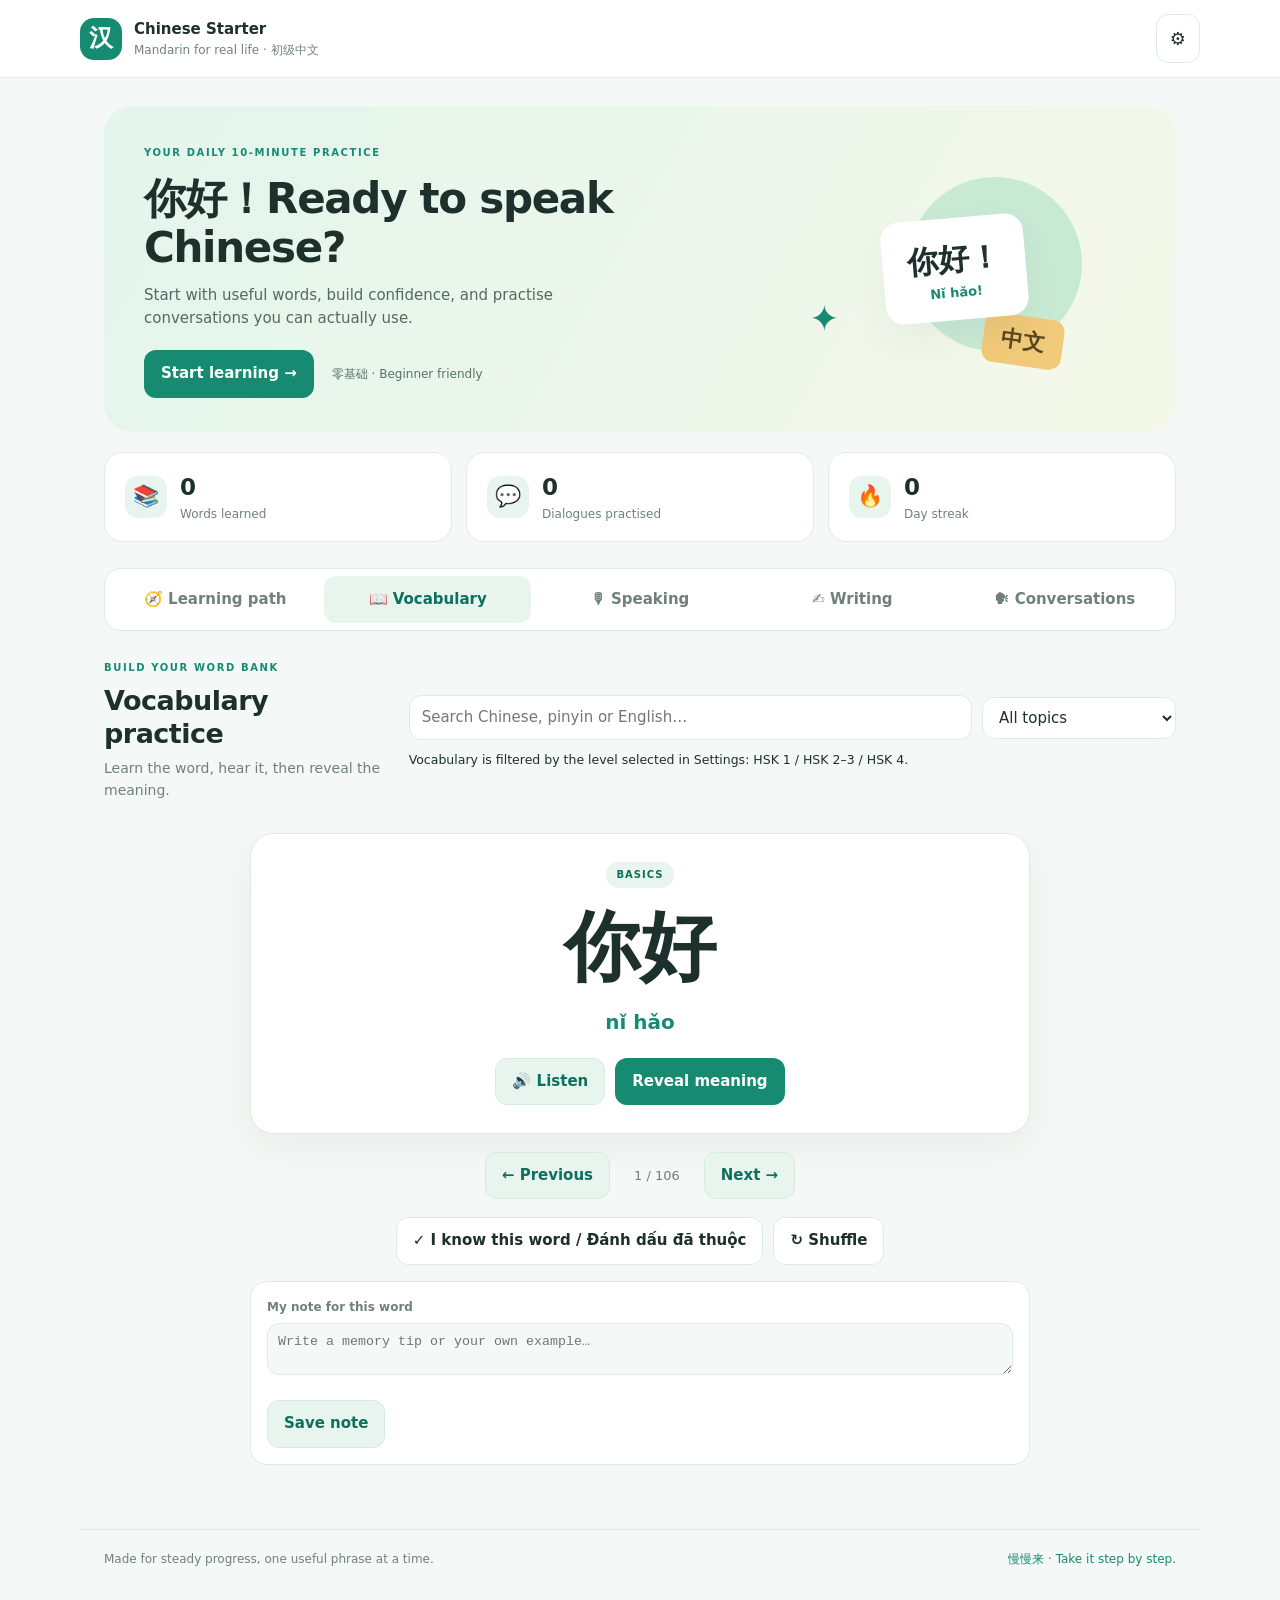
<file: web/index.html>
<!doctype html>
<html lang="en">
<head>
<meta charset="utf-8"><meta name="viewport" content="width=device-width,initial-scale=1,viewport-fit=cover">
<meta name="theme-color" content="#168b72"><meta name="description" content="Learn beginner Mandarin through vocabulary, speaking, writing and real-life conversations.">
<link rel="manifest" href="manifest.webmanifest"><link rel="stylesheet" href="styles.css">
<title>Chinese Starter · Mandarin for real life</title>
</head>
<body>
<header class="topbar">
  <div class="brand"><div class="logo">汉</div><div><strong>Chinese Starter</strong><small>Mandarin for real life · 初级中文</small></div></div>
  <button id="settingsBtn" class="icon-btn" aria-label="Settings">⚙</button>
</header>
<main>
<section class="hero">
  <div><span class="eyebrow">YOUR DAILY 10-MINUTE PRACTICE</span><h1>你好！Ready to speak Chinese?</h1><p>Start with useful words, build confidence, and practise conversations you can actually use.</p><div class="hero-actions"><button class="primary" data-go="learning">Start learning <span>→</span></button><span class="hero-note">零基础 · Beginner friendly</span></div></div>
  <div class="hero-art" aria-hidden="true"><div class="sun"></div><div class="speech">你好！<small>Nǐ hǎo!</small></div><div class="book">中文</div><div class="plant">✦</div></div>
</section>
<section id="learning" class="panel">
 <div class="learning-top-actions"><button type="button" class="secondary" id="backHome">← Trang chủ</button><button type="button" class="outline" id="quickPlacement">🎯 Test đầu vào</button></div>
 <div class="section-head"><div><span class="eyebrow">YOUR PERSONAL MANDARIN PLAN</span><h2>Learning path</h2><p>Take a placement check, choose topics and study at your own pace.</p></div></div>
 <div class="level-switch" role="tablist" aria-label="Learning level">
  <button type="button" class="level-chip active" data-level="beginner"><span>🌱</span><strong>Sơ cấp</strong><small>Beginner</small></button>
  <button type="button" class="level-chip" data-level="intermediate"><span>🌿</span><strong>Trung cấp</strong><small>Intermediate</small></button>
  <button type="button" class="level-chip" data-level="advanced"><span>🌳</span><strong>Cao cấp</strong><small>Advanced</small></button>
 </div>
 <div class="learning-controls">
  <div class="control-card"><label for="learningLanguage">Learning language</label><select id="learningLanguage"><option value="vi">Vietnamese → Chinese (Tiếng Việt – Trung)</option><option value="en">English → Chinese (English – Chinese)</option></select></div>
  <div class="control-card"><label for="levelSelect">Your level</label><select id="levelSelect"><option value="beginner">Sơ cấp · Beginner</option><option value="intermediate">Trung cấp · Intermediate</option><option value="advanced">Cao cấp · Advanced</option></select></div>
  <div class="control-card"><label for="frequencySelect">Study frequency</label><select id="frequencySelect"><option value="3">3 days / week</option><option value="4">4 days / week</option><option value="5" selected>5 days / week</option><option value="6">6 days / week</option><option value="7">Every day</option></select></div>
 </div>
 <div class="path-grid path-screen" data-screen="plan"><article class="path-card"><span class="pill">STEP 1</span><h3>🎯 Placement test</h3><p>Answer 5 quick questions to get a suggested level. You can change it anytime.</p><button class="primary" id="placementStart">Start placement test</button><p id="placementResult" class="feedback" aria-live="polite"></p></article>
 <article class="path-card"><span class="pill">STEP 2</span><h3>🔔 Daily reminder</h3><p>Choose a time and let the app remind you to practise.</p><div class="reminder-row"><input id="reminderTime" type="time" value="19:30" aria-label="Reminder time"><label class="switch-label"><input id="reminderEnabled" type="checkbox"> Enable reminder</label></div><button class="secondary" id="saveReminder">Save reminder</button><p id="reminderStatus" class="feedback" aria-live="polite"></p></article></div>
 <div class="learning-subnav" role="tablist" aria-label="Learning path screens"><button type="button" class="subnav-btn active" data-path-screen="lessons">📚 Bài học</button><button type="button" class="subnav-btn" data-path-screen="topics">🧭 Chủ đề</button><button type="button" class="subnav-btn" data-path-screen="plan">⚙️ Lịch học</button></div>
 <div class="topic-card path-screen" data-screen="topics"><div class="section-head"><div><h3>Choose your topics</h3><p>Select any topics you want to learn. Your path will focus on these.</p></div><button id="selectAllTopics" class="outline">Select all</button></div><div id="topicChoices" class="topic-choices"></div></div>
 <div class="topic-card path-screen active" data-screen="lessons"><div class="section-head"><div><h3 id="pathTitle">Beginner · 20 lessons</h3><p id="pathSub">Complete lessons in order; take a review test after every 5 lessons.</p></div><div class="path-progress"><strong id="lessonProgress">0 / 20</strong><small>lessons complete</small></div></div><div class="progress-track"><span id="lessonProgressBar"></span></div><div class="unit-switch" id="unitSwitch" aria-label="Lesson units"></div><p class="unit-caption" id="unitCaption">Unit 1 · Lessons 1–5</p><div id="lessonList" class="lesson-list"></div></div>
 <div id="lessonStudy" class="lesson-screen hidden"><div class="lesson-screen-top"><button type="button" class="secondary" id="backToLessons">← Danh sách bài học</button><span class="eyebrow" id="lessonMeta">LESSON</span></div><div class="section-head"><div><h2 id="lessonTitle">Lesson title</h2></div><button class="icon-btn" id="closeLesson" aria-label="Close lesson">✕</button></div><div id="lessonContent"></div><button class="primary full" id="completeLesson">✓ Mark lesson complete</button><p id="lessonFeedback" class="feedback" aria-live="polite"></p></div>
 <div id="reviewTest" class="lesson-screen hidden"><div class="lesson-screen-top"><button type="button" class="secondary" id="backFromTest">← Danh sách bài học</button><span class="eyebrow">PROGRESS CHECK</span></div><div class="section-head"><div><h2 id="testTitle">Review test</h2></div><button class="icon-btn" id="closeTest" aria-label="Close test">✕</button></div><div id="testContent"></div><button class="primary full" id="submitTest">Check answers</button><p id="testFeedback" class="feedback" aria-live="polite"></p></div>
</section>

<section class="stats">
 <div class="stat"><span class="stat-icon">📚</span><div><strong id="wordsStat">0</strong><small>Words learned</small></div></div>
 <div class="stat"><span class="stat-icon">💬</span><div><strong id="dialogsStat">0</strong><small>Dialogues practised</small></div></div>
 <div class="stat"><span class="stat-icon">🔥</span><div><strong id="streakStat">0</strong><small>Day streak</small></div></div>
</section>
<nav class="tabs" aria-label="Learning sections">
<button class="tab" data-tab="learning">🧭 Learning path</button><button class="tab active" data-tab="vocab">📖 Vocabulary</button><button class="tab" data-tab="speaking">🎙 Speaking</button><button class="tab" data-tab="writing">✍️ Writing</button><button class="tab" data-tab="conversation">🗣 Conversations</button>
</nav>
<section id="vocab" class="panel active">
 <div class="section-head"><div><span class="eyebrow">BUILD YOUR WORD BANK</span><h2>Vocabulary practice</h2><p>Learn the word, hear it, then reveal the meaning.</p></div><div class="vocab-controls"><input id="vocabSearch" type="search" placeholder="Search Chinese, pinyin or English…" aria-label="Search vocabulary"><select id="vocabCategory" aria-label="Vocabulary category"><option value="all">All topics</option><option value="basics">Basics</option><option value="daily">Daily life</option><option value="work">At work</option><option value="meeting">Customer meetings</option></select><small class="hsk-note">Vocabulary is filtered by the level selected in Settings: HSK 1 / HSK 2–3 / HSK 4.</small></div></div>
 <div class="flashcard" id="flashcard"><span id="wordTag" class="pill">BASICS</span><div id="hanzi" class="hanzi">你好</div><div id="pinyin" class="pinyin">nǐ hǎo</div><div id="meaning" class="meaning hidden">Hello</div><div id="example" class="example hidden"></div><div class="card-actions"><button id="audioBtn" class="secondary">🔊 Listen</button><button id="revealBtn" class="primary">Reveal meaning</button></div></div>
 <div class="practice-nav"><button id="prevWord" class="secondary">← Previous</button><span id="wordCounter">1 / 1</span><button id="nextWord" class="secondary">Next →</button></div>
 <div class="inline-actions"><button id="knownBtn" class="outline">✓ I know this word</button><button id="shuffleBtn" class="outline">↻ Shuffle</button></div><div class="word-notes"><label for="wordNote">My note for this word</label><textarea id="wordNote" rows="2" placeholder="Write a memory tip or your own example…"></textarea><button id="saveWordNote" class="secondary">Save note</button><span id="noteStatus" class="feedback" aria-live="polite"></span></div>
</section>
<section id="speaking" class="panel">
 <div class="section-head"><div><span class="eyebrow">LISTEN · REPEAT · IMPROVE</span><h2>Speaking studio</h2><p>Listen to a phrase, say it aloud, and check your confidence.</p></div></div>
 <div class="practice-card"><label for="speakTopic">Choose a phrase</label><select id="speakTopic"></select><div id="speakHanzi" class="hanzi medium">请再说一遍。</div><div id="speakPinyin" class="pinyin">qǐng zài shuō yí biàn</div><p id="speakMeaning" class="meaning">Please say that again.</p><div class="button-row"><button id="speakAudio" class="primary">🔊 Listen</button><button id="stopAudio" class="secondary">■ Stop audio</button><button id="micBtn" class="secondary">🎙 Try speaking</button></div><p id="speechResult" class="feedback" aria-live="polite">Ready. Tap Listen to test Chinese audio, or Try speaking to test your microphone.</p><div class="self-rating"><span>How did it feel?</span><button data-rating="again">Try again</button><button data-rating="good">Good</button><button data-rating="easy">Easy</button></div></div>
 <div class="tip-box">💡 <strong>Beginner tip:</strong> Mandarin has four main tones. Copy the rhythm first; accuracy will improve with repetition.</div>
</section>
<section id="writing" class="panel">
 <div class="section-head"><div><span class="eyebrow">READ · COPY · RECALL</span><h2>Writing practice</h2><p>Copy the characters and test your memory.</p></div></div>
 <div class="practice-card writing-card"><div class="writing-top"><div><span class="pill">COPY THIS</span><div id="writeHanzi" class="hanzi">谢谢</div><div id="writePinyin" class="pinyin">xiè xie</div><p id="writeMeaning" class="meaning">Thank you</p></div><button id="writeAudio" class="secondary">🔊 Hear it</button></div><div class="writing-grid"><div class="trace"><span class="muted">Character guide</span><div id="traceHanzi">谢 谢</div><small>Look at each character's shape and order.</small></div><div><label for="writeInput">Write the Chinese characters</label><input id="writeInput" autocomplete="off" placeholder="Type the characters here"><label for="writePinyinInput">Or type the pinyin</label><input id="writePinyinInput" autocomplete="off" placeholder="e.g. xie xie"><button id="checkWriting" class="primary full">Check my answer</button><p id="writeFeedback" class="feedback" aria-live="polite"></p></div></div><button id="nextWriting" class="secondary">Next writing prompt →</button></div>
</section>
<section id="conversation" class="panel">
 <div class="section-head"><div><span class="eyebrow">REAL CHINESE FOR REAL SITUATIONS</span><h2>Conversation role-play</h2><p>Read both roles, listen to each line, and practise speaking naturally.</p></div></div>
 <div class="conversation-tip">Choose a situation, listen to each line, then practise your role. Customer dialogues use polite 您 (nín).</div><div class="conversation-layout"><aside class="scenario-list" id="scenarioList"></aside><article class="dialogue"><div class="dialogue-head"><div><span class="pill" id="scenarioTag">DAILY LIFE</span><h3 id="scenarioTitle">Meeting someone</h3><p id="scenarioDesc">Introduce yourself politely.</p></div><button id="playAll" class="secondary">▶ Play lines</button></div><div id="dialogueLines" class="dialogue-lines"></div><div class="roleplay"><label for="roleSelect">Practise as</label><select id="roleSelect"><option value="A">Person A</option><option value="B">Person B</option></select><button id="roleplayBtn" class="primary">Start role-play</button><p id="roleplayPrompt" class="feedback">Choose a role and practise your lines aloud.</p></div><button id="completeDialogue" class="outline full">✓ Mark conversation complete</button></article></div>
</section>
</main>
<footer>Made for steady progress, one useful phrase at a time. <span>慢慢来 · Take it step by step.</span></footer>
<dialog id="settingsDialog"><form method="dialog" id="settingsForm"><div class="dialog-title"><div><span class="eyebrow">MAKE IT YOURS</span><h2>Settings</h2></div><button class="icon-btn" value="cancel" aria-label="Close">✕</button></div><label for="themeSelect">Appearance</label><select id="themeSelect"><option value="light">Light</option><option value="dark">Dark</option></select><label for="accentSelect">Accent colour</label><select id="accentSelect"><option value="#168b72">Jade green</option><option value="#3978d4">Calm blue</option><option value="#9a62c7">Lavender</option><option value="#e17848">Warm orange</option><option value="#d04e78">Rose</option></select><label for="settingsLevel">Trình độ học mặc định</label><select id="settingsLevel"><option value="beginner">Sơ cấp · Beginner</option><option value="intermediate">Trung cấp · Intermediate</option><option value="advanced">Cao cấp · Advanced</option></select><label for="settingsLanguage">Learning language</label><select id="settingsLanguage"><option value="vi">Vietnamese – Chinese</option><option value="en">English – Chinese</option></select><p class="muted">Your learning progress and preferences are stored on this device.</p><button class="primary full" id="saveSettings" value="default">Save settings</button></form></dialog>
<script src="app.js"></script>
</body></html>
</file>
<file: web/styles.css>
:root{--accent:#168b72;--accent-dark:#0e6f5b;--bg:#f4f8f6;--surface:#fff;--text:#1d302b;--muted:#70817b;--line:#e1ebe6;--soft:#e8f5ef;--shadow:0 14px 36px #173b2b0d}*{box-sizing:border-box}body{margin:0;background:var(--bg);color:var(--text);font:15px/1.55 Inter,ui-sans-serif,system-ui,-apple-system,"Segoe UI",sans-serif}button,input,select{font:inherit}button,select,input{border-radius:12px}button{cursor:pointer;transition:transform .15s,opacity .15s}button:hover{transform:translateY(-1px)}button:focus-visible,input:focus-visible,select:focus-visible{outline:3px solid #74c9b2;outline-offset:2px}.topbar{height:78px;display:flex;align-items:center;justify-content:space-between;padding:0 max(24px,calc((100vw - 1120px)/2));background:var(--surface);border-bottom:1px solid var(--line)}.brand{display:flex;align-items:center;gap:12px}.brand strong,.brand small{display:block}.brand small{font-size:12px;color:var(--muted)}.logo{display:grid;place-items:center;width:42px;height:42px;border-radius:14px;background:var(--accent);color:white;font-size:24px;font-weight:800}.icon-btn{border:1px solid var(--line);background:var(--surface);color:var(--text);padding:10px 13px;font-size:18px}main{max-width:1120px;margin:auto;padding:28px 24px 48px}.hero{display:grid;grid-template-columns:1.25fr .75fr;gap:24px;align-items:center;min-height:265px;padding:34px 40px;border-radius:28px;background:linear-gradient(120deg,#e3f5ec,#f5f8e9);overflow:hidden}.eyebrow{font-size:10px;letter-spacing:1.6px;font-weight:800;color:var(--accent)}h1{font-size:clamp(28px,4vw,42px);line-height:1.15;letter-spacing:-1.3px;margin:12px 0}h2{font-size:27px;line-height:1.2;letter-spacing:-.5px;margin:7px 0}h3{margin:8px 0;font-size:21px}p{margin:8px 0;color:var(--muted)}.hero p{max-width:490px;color:#516b60}.hero-actions{display:flex;align-items:center;gap:18px;margin-top:20px}.hero-note{font-size:12px;color:#567468}.primary,.secondary,.outline{padding:11px 16px;border:1px solid transparent;font-weight:700}.primary{background:var(--accent);color:#fff}.primary:hover{background:var(--accent-dark)}.secondary{background:var(--soft);color:var(--accent-dark);border-color:#d5ebe0}.outline{background:var(--surface);border-color:var(--line);color:var(--text)}.hero-art{height:200px;position:relative;display:grid;place-items:center}.sun{position:absolute;width:174px;height:174px;border-radius:50%;background:#c8e9d4;right:15%;top:8px}.speech{z-index:1;background:white;padding:17px 25px;border-radius:18px;box-shadow:var(--shadow);font-size:31px;font-weight:800;transform:rotate(-5deg);text-align:center}.speech small{display:block;font-size:13px;color:var(--accent);font-weight:600}.book{position:absolute;bottom:3px;right:20%;background:#f0c979;color:#5d481d;border-radius:12px;padding:8px 18px;font-size:22px;font-weight:800;transform:rotate(8deg)}.plant{position:absolute;left:10%;bottom:22px;font-size:36px;color:var(--accent)}.stats{display:grid;grid-template-columns:repeat(3,1fr);gap:14px;margin:20px 0}.stat{display:flex;align-items:center;gap:13px;background:var(--surface);padding:17px 20px;border:1px solid var(--line);border-radius:18px}.stat-icon{width:42px;height:42px;border-radius:13px;background:var(--soft);display:grid;place-items:center;font-size:21px}.stat strong,.stat small{display:block}.stat strong{font-size:23px}.stat small{color:var(--muted);font-size:12px}.tabs{display:flex;gap:6px;overflow:auto;padding:7px;background:var(--surface);border:1px solid var(--line);border-radius:16px;margin:26px 0 22px}.tab{white-space:nowrap;flex:1;padding:12px 14px;border:0;background:transparent;color:var(--muted);font-weight:700}.tab.active{background:var(--soft);color:var(--accent-dark)}.panel{display:none}.panel.active{display:block;animation:fade .22s ease}@keyframes fade{from{opacity:.5;transform:translateY(3px)}to{opacity:1;transform:none}}.section-head{display:flex;justify-content:space-between;align-items:center;gap:20px;margin:24px 0}.section-head p{font-size:14px}.section-head select,select,input{padding:10px 12px;border:1px solid var(--line);background:var(--surface);color:var(--text)}.flashcard,.practice-card{max-width:780px;margin:0 auto;background:var(--surface);border:1px solid var(--line);border-radius:24px;padding:28px;box-shadow:var(--shadow);text-align:center}.pill{display:inline-block;border-radius:999px;background:var(--soft);color:var(--accent-dark);padding:5px 10px;font-size:10px;letter-spacing:1px;font-weight:800}.hanzi{font-size:76px;font-weight:800;line-height:1.3;margin:10px 0;color:var(--text);font-family:"Noto Sans CJK SC","Microsoft YaHei",sans-serif}.hanzi.medium{font-size:52px}.pinyin{font-size:20px;color:var(--accent);font-weight:650}.meaning{font-weight:700;margin:10px 0;color:var(--text)}.example{padding:12px;background:var(--bg);border-radius:12px;margin:14px auto;max-width:540px}.hidden{display:none!important}.card-actions,.button-row{display:flex;justify-content:center;gap:10px;margin-top:20px}.practice-nav{display:flex;justify-content:center;align-items:center;gap:24px;margin:18px}.practice-nav span{font-size:13px;color:var(--muted)}.inline-actions{display:flex;justify-content:center;gap:10px}.practice-card{text-align:left;max-width:850px}.practice-card>label,.practice-card label,.dialog label,form label{display:block;font-size:12px;font-weight:750;margin:12px 0 6px;color:var(--muted)}.practice-card select{width:100%;max-width:100%}.practice-card .hanzi,.practice-card .pinyin,.practice-card .meaning{text-align:center}.feedback{font-size:13px;min-height:22px;margin:12px 0}.self-rating{display:flex;gap:8px;align-items:center;flex-wrap:wrap;border-top:1px solid var(--line);padding-top:16px;margin-top:18px}.self-rating span{margin-right:auto;color:var(--muted);font-size:13px}.self-rating button{background:var(--bg);border:1px solid var(--line);padding:7px 12px;color:var(--text)}.tip-box{max-width:850px;margin:15px auto;background:#fff8e7;color:#7c622a;border-radius:14px;padding:14px 17px;font-size:13px}.tip-box strong{color:#61491d}.writing-top{display:flex;justify-content:space-between;align-items:flex-start;border-bottom:1px solid var(--line);padding-bottom:20px}.writing-top .hanzi,.writing-top .pinyin,.writing-top .meaning{text-align:left}.writing-grid{display:grid;grid-template-columns:1fr 1fr;gap:22px;margin:20px 0}.trace{border:1px dashed #b8d6c8;background:var(--bg);border-radius:16px;padding:18px;text-align:center;display:flex;flex-direction:column;justify-content:center;min-height:210px}.trace #traceHanzi{font-size:55px;font-weight:800;color:#8db7a5;letter-spacing:9px;margin:12px 0}.trace small,.muted{color:var(--muted);font-size:12px}.writing-grid input{width:100%;margin-bottom:8px}.full{width:100%;margin-top:8px}.conversation-layout{display:grid;grid-template-columns:260px 1fr;gap:18px}.scenario-list{display:flex;flex-direction:column;gap:8px}.scenario-btn{text-align:left;padding:14px;background:var(--surface);border:1px solid var(--line);color:var(--text);border-radius:14px}.scenario-btn strong,.scenario-btn small{display:block}.scenario-btn small{color:var(--muted);margin-top:3px}.scenario-btn.active{border-color:var(--accent);background:var(--soft)}.dialogue{background:var(--surface);border:1px solid var(--line);border-radius:22px;padding:24px}.dialogue-head{display:flex;justify-content:space-between;gap:12px;align-items:flex-start;border-bottom:1px solid var(--line);padding-bottom:15px}.dialogue-head p{font-size:13px}.dialogue-lines{padding:14px 0}.line{display:grid;grid-template-columns:36px 1fr auto;gap:10px;align-items:center;padding:12px;border-radius:13px;margin:7px 0;background:var(--bg)}.line.mine{border:1px solid #a7d9c5;background:var(--soft)}.speaker{width:32px;height:32px;border-radius:50%;background:var(--surface);display:grid;place-items:center;font-weight:800;color:var(--accent)}.line strong{display:block;font-size:17px}.line .line-pinyin{color:var(--accent);font-size:12px}.line .line-en{font-size:12px;color:var(--muted)}.line button{background:transparent;border:1px solid var(--line);padding:7px}.roleplay{padding:15px;background:var(--bg);border-radius:14px;margin-bottom:12px}.roleplay select{margin-left:8px}.roleplay .primary{margin-left:8px}footer{max-width:1120px;margin:auto;padding:20px 24px 32px;color:var(--muted);font-size:12px;border-top:1px solid var(--line);display:flex;justify-content:space-between}footer span{color:var(--accent)}dialog{border:1px solid var(--line);border-radius:22px;background:var(--surface);color:var(--text);padding:24px;width:min(420px,calc(100% - 32px));box-shadow:0 20px 80px #0003}dialog::backdrop{background:#10251d80}.dialog-title{display:flex;justify-content:space-between;align-items:center;margin-bottom:20px}dialog select{width:100%;margin-bottom:10px}body.dark{--bg:#14211d;--surface:#1d2d27;--text:#e9f4ee;--muted:#a5b8af;--line:#31483e;--soft:#263f35;--shadow:0 14px 36px #0002}body.dark .hero{background:linear-gradient(120deg,#223e32,#303d2c)}body.dark .hero p{color:#c0d1c7}body.dark .tip-box{background:#3e3825;color:#f3dca0}body.dark .tip-box strong{color:#ffe8a9}body.dark .sun{background:#315d48}body.dark .speech{background:#e9f4ee;color:#1d302b}body.dark .book{color:#493715}body.dark .line.mine{background:#263f35}body.dark .hero-note{color:#b5cfc0}@media(max-width:720px){main{padding:18px 14px 32px}.topbar{height:68px;padding:0 16px}.hero{grid-template-columns:1fr;padding:25px 22px;min-height:auto}.hero-art{height:130px}.sun{width:120px;height:120px;right:25%;top:0}.speech{font-size:25px;padding:10px 20px}.book{right:24%;bottom:0}.plant{left:16%;bottom:12px}.stats{gap:8px}.stat{padding:12px 9px;gap:7px;flex-direction:column;align-items:flex-start}.stat-icon{width:32px;height:32px;font-size:17px}.stat strong{font-size:19px}.stat small{font-size:10px}.tabs{margin:20px 0 16px}.tab{padding:10px;font-size:12px}.section-head{align-items:flex-start;flex-direction:column}.section-head select{width:100%}.flashcard,.practice-card{padding:20px 15px}.hanzi{font-size:64px}.writing-grid{grid-template-columns:1fr}.trace{min-height:150px}.conversation-layout{grid-template-columns:1fr}.scenario-list{display:grid;grid-template-columns:1fr 1fr}.scenario-btn{padding:11px}.dialogue{padding:15px}.dialogue-head{flex-direction:column}.line{grid-template-columns:30px 1fr auto;gap:7px;padding:9px}.line strong{font-size:16px}.roleplay select,.roleplay .primary{margin:8px 5px 0 0}footer{padding:18px 15px;gap:12px;flex-direction:column}}
/* v2 usability polish */
.vocab-controls{display:flex;gap:10px;align-items:center;flex-wrap:wrap}
.vocab-controls input{flex:1;min-width:210px}
.vocab-controls select{min-width:150px}
.conversation-tip{background:var(--soft);color:var(--accent-dark);padding:13px 16px;border-radius:14px;font-size:13px;margin:-5px 0 16px}
button{min-height:42px}
.line button{min-width:42px;min-height:42px}
.tab{border-radius:12px}
.scenario-btn:focus-visible,.line button:focus-visible{outline:3px solid #74c9b2;outline-offset:2px}
@media(max-width:720px){.vocab-controls{width:100%}.vocab-controls input,.vocab-controls select{width:100%;min-width:0}.card-actions>*{flex:1}.inline-actions>*{flex:1}.practice-nav{gap:12px}.practice-nav button{padding:9px 10px}.hanzi.medium{font-size:42px}.self-rating span{width:100%}.conversation-tip{font-size:12px}}

/* Learning roadmap v6 */
.learning-controls{display:grid;grid-template-columns:repeat(3,minmax(0,1fr));gap:12px;margin:16px 0}.control-card,.path-card,.topic-card{background:var(--surface);border:1px solid var(--line);border-radius:20px;padding:20px;box-shadow:var(--shadow)}.control-card label,.word-notes label{display:block;font-weight:750;font-size:12px;color:var(--muted);margin-bottom:7px}.control-card select{width:100%}.path-grid{display:grid;grid-template-columns:1fr 1fr;gap:14px;margin:14px 0}.path-card h3,.topic-card h3{margin:10px 0}.path-card p,.topic-card p{color:var(--muted);font-size:13px}.path-card .primary,.path-card .secondary{margin-top:8px}.reminder-row{display:flex;gap:12px;align-items:center;flex-wrap:wrap;margin:12px 0}.switch-label{display:flex!important;gap:7px;align-items:center!important}.topic-card{margin:14px 0}.topic-card .section-head{margin:0 0 15px}.topic-choices{display:grid;grid-template-columns:repeat(2,minmax(0,1fr));gap:10px}.topic-choice{display:flex;gap:10px;align-items:center;border:1px solid var(--line);border-radius:14px;padding:12px;cursor:pointer}.topic-choice input{accent-color:var(--accent)}.topic-choice>span:first-of-type{font-size:24px}.topic-choice strong,.topic-choice small{display:block}.topic-choice strong{font-size:13px}.topic-choice small{font-size:11px;color:var(--muted)}.path-progress{text-align:right}.path-progress strong,.path-progress small{display:block}.path-progress small{color:var(--muted);font-size:11px}.progress-track{height:8px;background:var(--soft);border-radius:999px;overflow:hidden;margin:0 0 14px}.progress-track span{display:block;height:100%;width:0;background:var(--accent);border-radius:999px;transition:width .2s}.lesson-list{display:grid;gap:8px}.lesson-row{display:flex;align-items:center;gap:12px;text-align:left;background:var(--bg);border:1px solid var(--line);padding:12px;border-radius:14px;color:var(--text);width:100%}.lesson-row.completed{background:var(--soft);border-color:#a7d9c5}.lesson-number{width:36px;height:36px;border-radius:12px;background:var(--surface);display:grid;place-items:center;font-weight:800;color:var(--accent);flex-shrink:0}.lesson-info{flex:1;min-width:0}.lesson-info strong,.lesson-info small{display:block}.lesson-info strong{font-size:13px}.lesson-info small{font-size:11px;color:var(--muted);overflow-wrap:anywhere}.lesson-state{font-size:11px;color:var(--accent);font-weight:750}.review-row{width:100%;padding:10px;border:1px dashed var(--line);border-radius:12px;background:transparent;color:var(--accent);text-align:left}.review-row:disabled{opacity:.45;cursor:not-allowed}.lesson-vocab{display:grid;grid-template-columns:repeat(2,minmax(0,1fr));gap:10px}.lesson-word{background:var(--bg);border:1px solid var(--line);border-radius:14px;padding:14px}.lesson-word .hanzi{margin:0}.small-hanzi{font-size:38px}.lesson-word .pinyin{font-size:14px}.lesson-word p{font-size:12px;color:var(--muted)}.lesson-word button{margin:4px 4px 0 0;font-size:12px}.lesson-practice{border-top:1px solid var(--line);margin-top:16px;padding-top:12px}.lesson-practice input{width:100%}.test-question{padding:14px 0;border-bottom:1px solid var(--line)}.test-question>div{display:grid;grid-template-columns:1fr 1fr;gap:8px;margin-top:10px}.test-question label,.test-option{padding:10px;background:var(--bg);border-radius:10px;font-size:13px}.placement-box{padding:12px;background:var(--bg);border-radius:12px}.test-option{display:block;margin:8px 0}.word-notes{max-width:780px;margin:16px auto;padding:16px;background:var(--surface);border:1px solid var(--line);border-radius:16px}.word-notes textarea{width:100%;resize:vertical;border:1px solid var(--line);border-radius:12px;padding:10px;background:var(--bg);color:var(--text)}.word-notes .feedback{display:inline-block;margin-left:10px}.hidden{display:none!important}
@media(max-width:720px){.learning-controls,.path-grid{grid-template-columns:1fr}.topic-choices,.lesson-vocab{grid-template-columns:1fr}.path-card,.topic-card{padding:15px}.lesson-state{max-width:72px;text-align:right}.test-question>div{grid-template-columns:1fr}.lesson-row{padding:10px}}

/* v7: level-specific screens and compact lesson navigation */
.level-switch{display:grid;grid-template-columns:repeat(3,minmax(0,1fr));gap:10px;margin:18px 0 14px}
.level-chip{display:flex;flex-direction:column;align-items:flex-start;gap:3px;text-align:left;padding:13px 15px;border:1px solid var(--line);border-radius:16px;background:var(--surface);color:var(--text);min-width:0}
.level-chip>span{font-size:21px}.level-chip strong{font-size:14px}.level-chip small{font-size:11px;color:var(--muted)}.level-chip.active{border:2px solid var(--accent);background:var(--soft);padding:12px 14px}
.learning-controls{grid-template-columns:repeat(2,minmax(0,1fr))}.learning-controls .control-card:nth-child(2){display:none}
.learning-subnav{display:flex;gap:8px;padding:5px;background:var(--bg);border:1px solid var(--line);border-radius:15px;margin:14px 0;position:sticky;top:8px;z-index:5}
.subnav-btn{flex:1;border:0;border-radius:11px;padding:10px 8px;background:transparent;color:var(--muted);font-weight:750;font-size:13px}.subnav-btn.active{background:var(--surface);color:var(--accent);box-shadow:var(--shadow)}
.path-screen{display:none!important}.path-screen.active{display:block!important}.path-grid.path-screen.active{display:grid!important}
.unit-switch{display:grid;grid-template-columns:repeat(4,minmax(0,1fr));gap:7px;margin:15px 0 8px}.unit-btn{border:1px solid var(--line);background:var(--bg);color:var(--text);padding:9px 5px;border-radius:12px;font-size:12px;font-weight:700}.unit-btn.active{background:var(--soft);border-color:var(--accent);color:var(--accent)}.unit-caption{font-size:12px!important;margin:0 0 10px;color:var(--muted)}.lesson-list{max-height:none}
@media(max-width:720px){.level-switch{gap:7px}.level-chip{padding:11px 9px}.level-chip.active{padding:10px 8px}.level-chip strong{font-size:12px}.level-chip small{font-size:10px}.learning-controls{grid-template-columns:1fr}.learning-controls .control-card:nth-child(2){display:none}.learning-subnav{top:4px}.subnav-btn{font-size:12px;padding:10px 4px}.unit-switch{grid-template-columns:repeat(4,minmax(0,1fr));gap:5px}.unit-btn{font-size:11px;padding:9px 2px}}

/* v8: lessons and review tests open as dedicated screens, not inline scroll targets */
.lesson-screen{min-height:calc(100dvh - 34px);background:var(--surface);border:1px solid var(--line);border-radius:22px;padding:clamp(16px,4vw,28px);box-shadow:var(--shadow);margin:12px 0 24px;animation:fade .18s ease}
.lesson-screen-top{display:flex;align-items:center;justify-content:space-between;gap:12px;flex-wrap:wrap;border-bottom:1px solid var(--line);padding-bottom:14px;margin-bottom:18px}
.lesson-screen .section-head{margin:12px 0 20px}
.lesson-screen #lessonTitle,.lesson-screen #testTitle{font-size:clamp(24px,5vw,34px)}
.lesson-screen #lessonContent>p{margin:12px 0 20px}
.lesson-screen .lesson-vocab{margin:12px 0 20px}
.lesson-screen .lesson-practice{margin-top:22px}
@media(max-width:720px){.lesson-screen{min-height:calc(100dvh - 24px);padding:16px 13px;border-radius:18px;margin:8px 0 18px}.lesson-screen-top .secondary{font-size:12px;padding:9px 11px}.lesson-screen .section-head{flex-direction:row;align-items:flex-start;gap:8px}.lesson-screen .lesson-vocab{grid-template-columns:1fr}.lesson-screen .hanzi.small-hanzi{font-size:42px}}

/* Focus mode: once learning starts, remove the landing page and global dashboard. */
body.learning-mode .hero,body.learning-mode .stats,body.learning-mode .tabs,body.learning-mode main>section.panel:not(#learning){display:none!important}
body.learning-mode main{padding-top:14px}
body.learning-mode #learning{display:block!important;scroll-margin-top:12px}
body.learning-mode #learning>.section-head,body.learning-mode #learning>.level-switch,body.learning-mode #learning>.learning-controls,body.learning-mode #learning>.path-grid,body.learning-mode #learning>.learning-subnav,body.learning-mode #learning>.topic-card{display:none}
body.learning-mode #learning .lesson-screen:not(.hidden){display:block}
body.learning-mode #learning .lesson-screen{margin-top:8px}
body.learning-mode #learning .lesson-screen-top{display:flex;align-items:center;justify-content:space-between;gap:12px;flex-wrap:wrap;position:sticky;top:0;padding:8px 0 12px;background:var(--bg);z-index:5}
body.learning-mode #learning .lesson-word{margin-bottom:14px}
@media(max-width:720px){body.learning-mode main{padding:8px 12px 24px}body.learning-mode #learning .section-head{margin:14px 0}}
.learning-top-actions{display:flex;gap:10px;align-items:center;justify-content:space-between;margin-bottom:16px;position:relative;z-index:2}.learning-top-actions button{min-height:42px}.lesson-screen{scroll-margin-top:14px}#placementResult:empty{display:none}.placement-box{padding:14px;border:1px solid var(--line);border-radius:16px;background:var(--card)}.placement-box .test-option{display:flex;gap:10px;align-items:center;padding:12px;margin:8px 0;border:1px solid var(--line);border-radius:12px}
</file>
